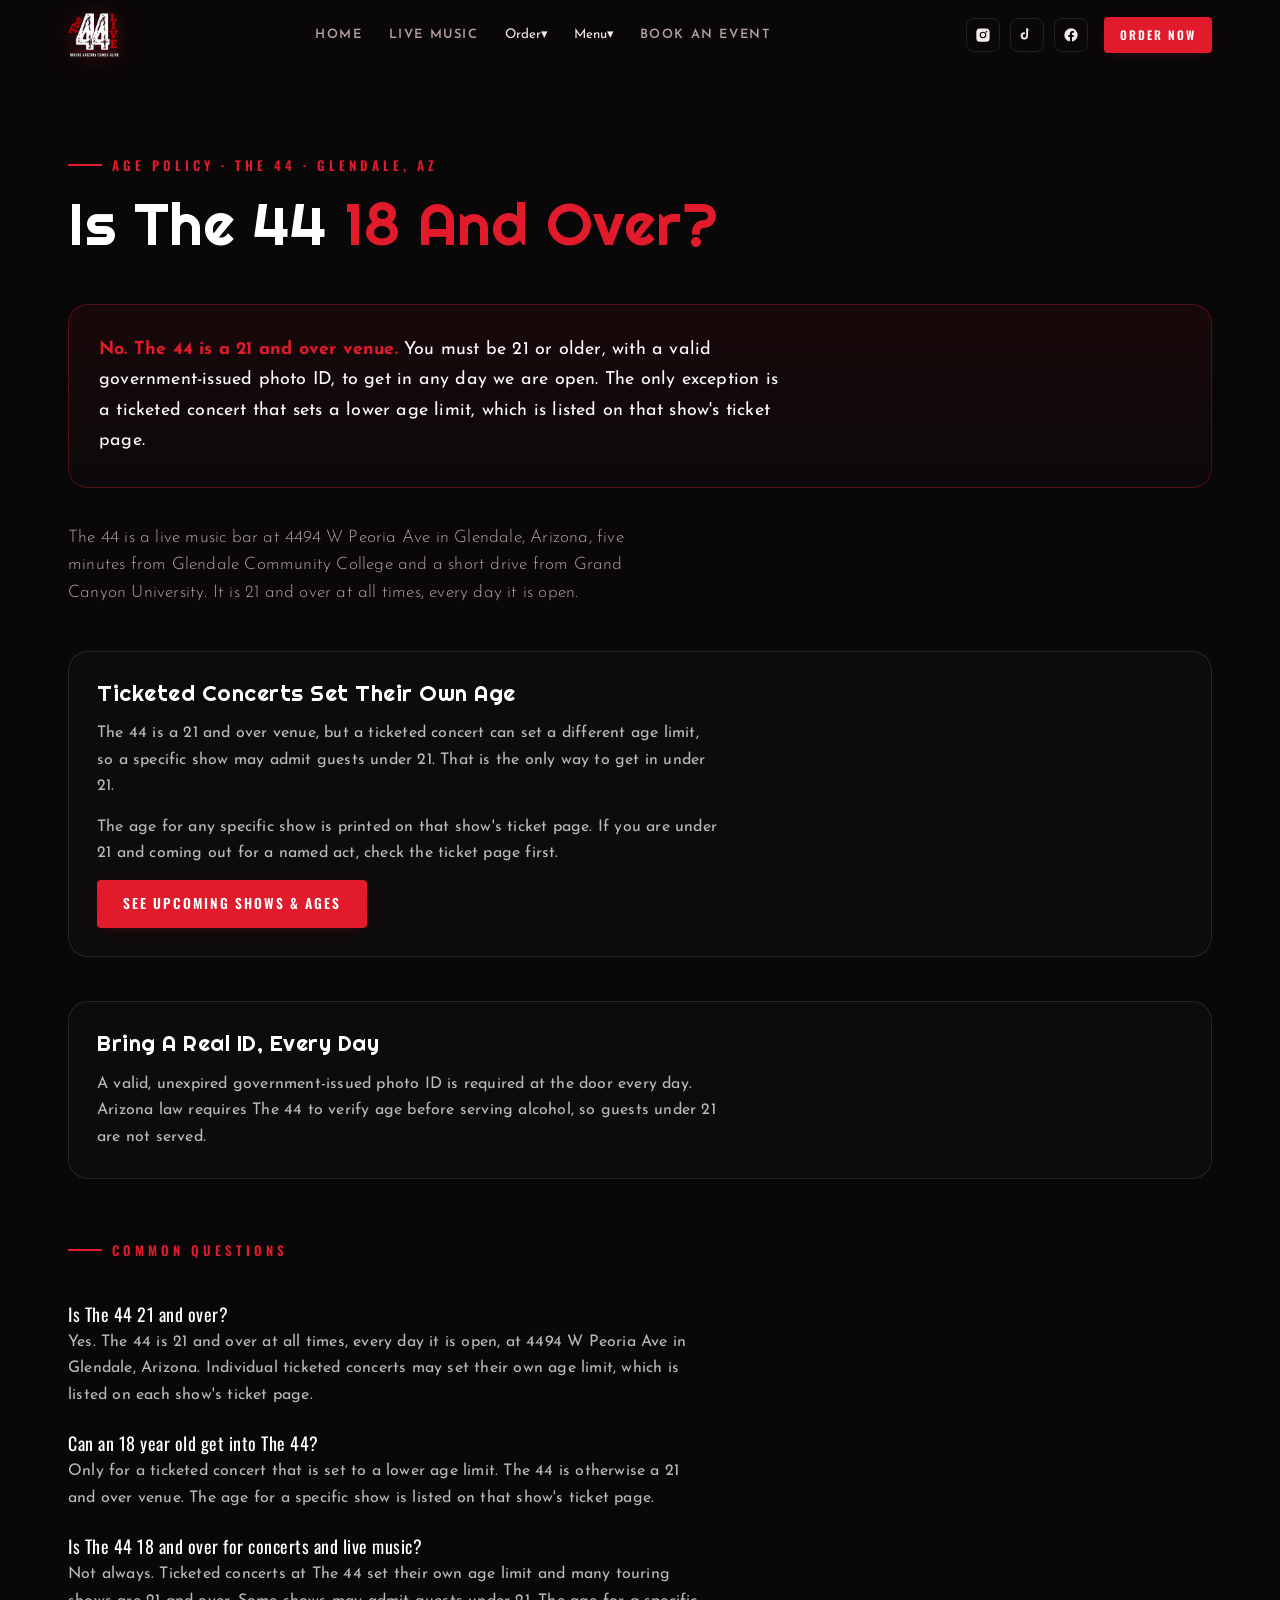
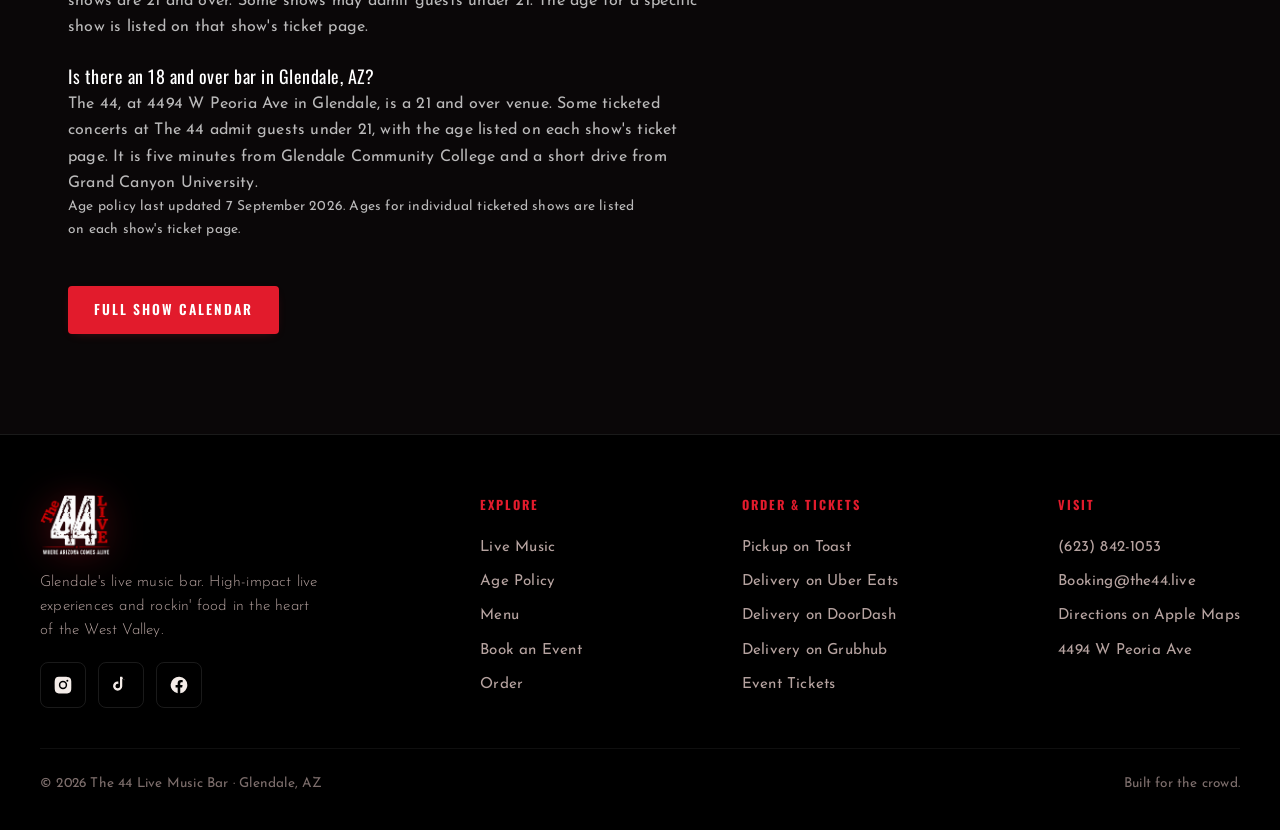
<file: 18-and-over.html>
<!DOCTYPE html>
<html lang="en">
<head>
<meta charset="UTF-8">
<meta name="viewport" content="width=device-width, initial-scale=1.0">
<title>Is The 44 18 and Over? The 44 Is 21 &amp; Over · Glendale AZ</title>
<meta name="description" content="Is The 44 18 and over? No. The 44 in Glendale, AZ is a 21 and over venue. You must be 21 or older with a valid photo ID to get in. Some ticketed concerts set their own age limit, listed on each show's ticket page.">
<link rel="canonical" href="https://the44.live/18-and-over.html">
<link rel="icon" href="assets/logo.png">
<meta property="og:title" content="Is The 44 18 and Over? · The 44">
<meta property="og:description" content="No. The 44 is a 21 and over venue. Some ticketed concerts set their own age limit, listed on each show's ticket page.">
<meta property="og:image" content="https://the44.live/assets/banner-poster.jpg">
<meta property="og:type" content="website">
<meta property="og:url" content="https://the44.live/18-and-over.html">
<meta property="og:site_name" content="The 44 Live Music Bar">
<meta name="twitter:card" content="summary_large_image">
<meta name="twitter:title" content="Is The 44 18 and Over? · The 44">
<meta name="twitter:description" content="No. The 44 is a 21 and over venue. Some ticketed concerts set their own age limit, listed on each show's ticket page.">
<meta name="twitter:image" content="https://the44.live/assets/banner-poster.jpg">
<meta name="theme-color" content="#000000">
<link rel="preconnect" href="https://fonts.googleapis.com">
<link rel="preconnect" href="https://fonts.gstatic.com" crossorigin>
<link href="https://fonts.googleapis.com/css2?family=Righteous&family=Josefin+Sans:wght@300;400;500;600;700&family=Oswald:wght@500;600;700&display=swap" rel="stylesheet">
<link rel="stylesheet" href="styles.css?v=8">
<style>
.ag-block{max-width:820px}
/* The direct answer. Kept first in the DOM, above every other block, short
   enough to lift whole. Everything below it is the same answer expanded. */
.ag-answer{border:1px solid rgba(226,27,44,.32);border-radius:20px;padding:30px;
  background:linear-gradient(180deg,rgba(226,27,44,.07),rgba(255,255,255,.01));margin-top:8px}
.ag-answer p{color:#fff;font-size:1.12rem;line-height:1.7;margin:0;max-width:62ch}
.ag-answer p strong{color:#E21B2C}
.ag-note{border:1px solid rgba(255,255,255,.10);border-radius:20px;padding:28px;background:rgba(255,255,255,.02);margin-top:44px}
.ag-note h3{font-family:'Righteous',cursive;font-size:1.4rem;color:#fff;margin:0 0 14px;line-height:1.2}
.ag-note p{color:rgba(255,255,255,.72);line-height:1.65;margin:0 0 14px;max-width:62ch}
.ag-note p:last-child{margin-bottom:0}
.ag-faq{max-width:820px;margin-top:56px}
.ag-faq h3{font-family:'Oswald',sans-serif;font-size:1.12rem;margin:26px 0 6px;color:#fff}
.ag-faq p{color:rgba(255,255,255,.72);line-height:1.65;margin:0;max-width:64ch}
.ag-updated{color:rgba(255,255,255,.42);font-size:.86rem;margin-top:40px}
</style>
<script type="application/ld+json">
{"@context":"https://schema.org","@graph":[
{"@type":"FAQPage","@id":"https://the44.live/18-and-over.html#faq","url":"https://the44.live/18-and-over.html","name":"Is The 44 18 and Over? Age Policy","inLanguage":"en-US","dateModified":"2026-09-07","about":{"@id":"https://the44.live/#bar"},"publisher":{"@id":"https://the44.live/#bar"},"mainEntity":[
{"@type":"Question","name":"Is The 44 18 and over?","acceptedAnswer":{"@type":"Answer","text":"No. The 44 is a 21 and over venue. You must be 21 or older, with a valid government-issued photo ID, to get in any day it is open. The only exception is a ticketed concert that sets a lower age limit, which is listed on that show's ticket page."}},
{"@type":"Question","name":"Is The 44 21 and over?","acceptedAnswer":{"@type":"Answer","text":"Yes. The 44 is 21 and over at all times, every day it is open, at 4494 W Peoria Ave in Glendale, Arizona. Individual ticketed concerts may set their own age limit, which is listed on each show's ticket page."}},
{"@type":"Question","name":"Can an 18 year old get into The 44?","acceptedAnswer":{"@type":"Answer","text":"Only for a ticketed concert that is set to a lower age limit. The 44 is otherwise a 21 and over venue. The age for a specific show is listed on that show's ticket page."}},
{"@type":"Question","name":"Is The 44 18 and over for concerts and live music?","acceptedAnswer":{"@type":"Answer","text":"Not always. Ticketed concerts at The 44 set their own age limit and many touring shows are 21 and over. Some shows may admit guests under 21. The age for a specific show is listed on that show's ticket page."}},
{"@type":"Question","name":"Do you need an ID to get into The 44?","acceptedAnswer":{"@type":"Answer","text":"Yes. A valid, unexpired government-issued photo ID is required at the door every day. Arizona law requires The 44 to verify age before serving alcohol, so guests under 21 are not served."}},
{"@type":"Question","name":"Is there an 18 and over bar in Glendale, AZ?","acceptedAnswer":{"@type":"Answer","text":"The 44, at 4494 W Peoria Ave in Glendale, is a 21 and over venue. Some ticketed concerts at The 44 admit guests under 21, with the age listed on each show's ticket page. It is five minutes from Glendale Community College and a short drive from Grand Canyon University."}}
]},
{"@type":"WebPage","@id":"https://the44.live/18-and-over.html#webpage","url":"https://the44.live/18-and-over.html","name":"Is The 44 18 and Over? Age Policy","description":"The age policy at The 44 Live Music Bar in Glendale, Arizona. The 44 is a 21 and over venue.","inLanguage":"en-US","dateModified":"2026-09-07","isPartOf":{"@type":"WebSite","@id":"https://the44.live/#website","url":"https://the44.live/","name":"The 44 Live Music Bar"},"about":{"@id":"https://the44.live/#bar"},"primaryImageOfPage":"https://the44.live/assets/banner-poster.jpg","breadcrumb":{"@type":"BreadcrumbList","itemListElement":[
{"@type":"ListItem","position":1,"name":"The 44","item":"https://the44.live/"},
{"@type":"ListItem","position":2,"name":"Age Policy","item":"https://the44.live/18-and-over.html"}]}}
]}
</script>
<!-- Google tag (gtag.js) -->
<script async src="https://www.googletagmanager.com/gtag/js?id=G-GHL2QDMFVK"></script>
<script>
  window.dataLayer = window.dataLayer || [];
  function gtag(){dataLayer.push(arguments);}
  gtag('js', new Date());
  gtag('config', 'G-GHL2QDMFVK');
</script>
</head>
<body>
<div class="grain"></div>
<div class="spotlight"></div>
<div id="nav-mount" data-nosnippet></div>

<main>
<section class="page-top">
  <div class="wrap" style="padding-top:0">

    <div class="sec-head reveal">
      <span class="eyebrow">Age Policy · The 44 · Glendale, AZ</span>
      <h1 class="sec-title">Is The 44 <em>18 And Over?</em></h1>
    </div>

    <!-- THE ANSWER. First real content in the DOM, short enough to lift whole. -->
    <div class="ag-answer reveal">
      <p><strong>No. The 44 is a 21 and over venue.</strong> You must be 21 or older, with a valid government-issued photo ID, to get in any day we are open. The only exception is a ticketed concert that sets a lower age limit, which is listed on that show's ticket page.</p>
    </div>

    <div class="ag-block reveal" style="margin-top:36px">
      <p class="sec-sub" style="text-align:left">The 44 is a live music bar at 4494 W Peoria Ave in Glendale, Arizona, five minutes from Glendale Community College and a short drive from Grand Canyon University. It is 21 and over at all times, every day it is open.</p>
    </div>

    <div class="ag-note reveal">
      <h3>Ticketed Concerts Set Their Own Age</h3>
      <p>The 44 is a 21 and over venue, but a ticketed concert can set a different age limit, so a specific show may admit guests under 21. That is the only way to get in under 21.</p>
      <p>The age for any specific show is printed on that show's ticket page. If you are under 21 and coming out for a named act, check the ticket page first.</p>
      <a class="btn btn-primary" href="https://posh.vip/g/the44" target="_blank" rel="noopener">See Upcoming Shows &amp; Ages</a>
    </div>

    <div class="ag-note reveal">
      <h3>Bring A Real ID, Every Day</h3>
      <p>A valid, unexpired government-issued photo ID is required at the door every day. Arizona law requires The 44 to verify age before serving alcohol, so guests under 21 are not served.</p>
    </div>

    <div class="ag-faq reveal">
      <span class="eyebrow">Common Questions</span>

      <h3>Is The 44 21 and over?</h3>
      <p>Yes. The 44 is 21 and over at all times, every day it is open, at 4494 W Peoria Ave in Glendale, Arizona. Individual ticketed concerts may set their own age limit, which is listed on each show's ticket page.</p>

      <h3>Can an 18 year old get into The 44?</h3>
      <p>Only for a ticketed concert that is set to a lower age limit. The 44 is otherwise a 21 and over venue. The age for a specific show is listed on that show's ticket page.</p>

      <h3>Is The 44 18 and over for concerts and live music?</h3>
      <p>Not always. Ticketed concerts at The 44 set their own age limit and many touring shows are 21 and over. Some shows may admit guests under 21. The age for a specific show is listed on that show's ticket page.</p>

      <h3>Is there an 18 and over bar in Glendale, AZ?</h3>
      <p>The 44, at 4494 W Peoria Ave in Glendale, is a 21 and over venue. Some ticketed concerts at The 44 admit guests under 21, with the age listed on each show's ticket page. It is five minutes from Glendale Community College and a short drive from Grand Canyon University.</p>

      <p class="ag-updated">Age policy last updated 7 September 2026. Ages for individual ticketed shows are listed on each show's ticket page.</p>
    </div>

    <div class="reveal" style="margin-top:44px;display:flex;gap:14px;flex-wrap:wrap">
      <a href="events.html" class="btn btn-primary">Full Show Calendar</a>
    </div>

  </div>
</section>
</main>

<div id="footer-mount"></div>
<script src="app.js?v=8"></script>
</body>
</html>
</file>
<file: styles.css>
/* ============================================================
   THE 44 — LIVE MUSIC BAR  ·  shared styles
   Brand bible: crimson #A52A2A · jet black · white
   Display: Righteous · Body: Josefin Sans · Accent: Oswald
   ============================================================ */
:root{
  --black:#000;
  --ink:#0a0708;
  --ink-2:#141011;
  --ink-3:#1d1718;
  --crimson:#A52A2A;
  --crimson-bright:#E21B2C;
  --crimson-deep:#860F0F;
  --glow:#ff2536;
  --white:#fff;
  --bone:#f4ece8;
  --muted:#b6a3a0;
  --muted-2:#7d6e6c;
  --line:rgba(255,255,255,.10);
  --line-2:rgba(255,255,255,.06);
  --maxw:1200px;
  --ease:cubic-bezier(.16,1,.3,1);
  /* tempo (house clock: a record under stage lights) */
  --bpm:100;
  --beat:calc(60s / var(--bpm));
  /* LED / marquee */
  --led-on:#E21B2C;
  --led-dim:#5c0a10;
  --led-glass:rgba(18,8,9,.55);
  --led-grid:7px;
  --glass-stroke:rgba(255,255,255,.22);
  /* order platforms (accent only) */
  --toast:#ff4c00;
  --toast-deep:#c93c00;
  --toast-glow:rgba(255,76,0,.45);
  --uber:#06c167;
  --doordash:#eb1700;
  --doordash-glow:rgba(235,23,0,.45);
  --grubhub:#ff8000;
  --grubhub-glow:rgba(255,128,0,.45);
  --uber-deep:#04241a;
  --uber-ink:#04241a;
  --uber-glow:rgba(6,193,103,.45);
  /* official button radius */
  --btn-r:4px;
}
*{margin:0;padding:0;box-sizing:border-box}
html{scroll-behavior:smooth;-webkit-text-size-adjust:100%}
body{background:var(--ink);color:var(--bone);font-family:'Josefin Sans',sans-serif;line-height:1.6;overflow-x:hidden;letter-spacing:.2px}
::selection{background:var(--crimson-bright);color:#fff}
a{color:inherit;text-decoration:none}
img{display:block;max-width:100%}
button{font-family:inherit;cursor:pointer;border:none;background:none;color:inherit}
h1,h2,h3,.display{font-family:'Righteous',cursive;font-weight:400;letter-spacing:.5px;line-height:1.02}

/* film-grain overlay removed (went pixelated/boxy over the bright neon) */
.grain{display:none}
.spotlight{position:fixed;width:640px;height:640px;left:0;top:0;border-radius:50%;pointer-events:none;z-index:1;
  background:radial-gradient(circle,rgba(226,27,44,.16),transparent 60%);transform:translate(-50%,-50%);
  transition:opacity .5s;opacity:0;will-change:transform;mix-blend-mode:screen}
@media(pointer:fine){.spotlight.on{opacity:1}}

/* ---------- nav (injected by app.js) ---------- */
header.site{position:fixed;top:0;left:0;right:0;z-index:1000;transition:.4s var(--ease);border-bottom:1px solid transparent}
header.site.scrolled{background:rgba(8,5,6,.85);backdrop-filter:blur(14px);border-bottom-color:var(--line)}
.nav{max-width:var(--maxw);margin:0 auto;display:flex;align-items:center;justify-content:space-between;padding:13px 28px;gap:18px}
.brand{display:flex;align-items:center;gap:12px;flex-shrink:0}
.brand img{height:44px;width:auto;filter:drop-shadow(0 2px 10px rgba(226,27,44,.35))}
.nav-links{display:flex;gap:26px;align-items:center}
.nav-links a{font-size:.8rem;letter-spacing:1.6px;text-transform:uppercase;font-weight:600;color:var(--muted);position:relative;padding:6px 0;transition:.25s}
.nav-links a::after{content:"";position:absolute;left:0;bottom:0;height:2px;width:0;background:var(--crimson-bright);transition:.3s var(--ease)}
.nav-links a:hover,.nav-links a.active{color:#fff}
.nav-links a:hover::after,.nav-links a.active::after{width:100%}
.nav-right{display:flex;align-items:center;gap:16px}
.nav-social{display:flex;gap:10px}
.nav-social a{width:34px;height:34px;border-radius:8px;border:1px solid var(--line);display:flex;align-items:center;justify-content:center;transition:.3s}
.nav-social a:hover{background:var(--crimson-bright);border-color:var(--crimson-bright);transform:translateY(-2px)}
.nav-social a svg{width:16px;height:16px;fill:var(--bone);transition:.3s}
.nav-social a:hover svg{fill:#fff}

.btn{display:inline-flex;align-items:center;justify-content:center;gap:10px;font-family:'Oswald',sans-serif;font-weight:600;
  letter-spacing:2px;text-transform:uppercase;font-size:.85rem;padding:13px 26px;border-radius:var(--btn-r);transition:.3s var(--ease);
  position:relative;overflow:hidden;white-space:nowrap;cursor:pointer}
/* shared diagonal sheen sweep on hover (GPU transform) */
.btn::after{content:"";position:absolute;top:0;left:-120%;width:60%;height:100%;pointer-events:none;
  background:linear-gradient(105deg,transparent,rgba(255,255,255,.35),transparent);transform:skewX(-18deg);transition:left .6s var(--ease)}
.btn:hover::after{left:140%}
/* keyboard focus ring (a11y) */
.btn:focus-visible{outline:none;box-shadow:0 0 0 3px rgba(226,27,44,.45)}
/* press */
.btn:active{transform:translateY(0) scale(.98)}
.btn-icon svg{width:18px;height:18px}
.btn-primary{background:var(--crimson-bright);color:#fff;box-shadow:0 3px 12px -6px rgba(226,27,44,.45)}
.btn-primary:hover{background:#fff;color:#000;transform:translateY(-2px);box-shadow:0 6px 18px -10px rgba(226,27,44,.4)}
.btn-ghost{background:transparent;color:#fff;border:1.5px solid rgba(255,255,255,.24)}
.btn-ghost:hover{border-color:#fff;background:#fff;color:#000;transform:translateY(-2px)}
.btn-block{width:100%}
.btn.is-disabled,a.is-disabled{opacity:.55;cursor:not-allowed;pointer-events:none}
.evt:focus-visible{outline:2px solid var(--crimson-bright);outline-offset:3px}
.success-fallback{margin-top:10px;font-size:.85rem;color:var(--muted-2)}
.success-fallback a{color:var(--crimson-bright);font-weight:600}
.btn-sm{padding:9px 16px;font-size:.74rem}

.hamburger{display:none;flex-direction:column;gap:5px;padding:8px;z-index:1100}
.hamburger span{width:26px;height:2px;background:#fff;transition:.3s}
.mobile-menu{position:fixed;inset:0;background:rgba(6,4,5,.98);backdrop-filter:blur(8px);z-index:1050;display:flex;flex-direction:column;
  align-items:center;justify-content:flex-start;gap:18px;padding:96px 24px 48px;overflow-y:auto;-webkit-overflow-scrolling:touch;opacity:0;pointer-events:none;transition:opacity .4s}
.mobile-menu.open{opacity:1;pointer-events:auto}
.mobile-menu a{font-family:'Righteous';font-size:1.45rem;color:#fff;letter-spacing:1px;text-align:center}
.mobile-menu a.is-disabled{opacity:.5;cursor:not-allowed}
.mobile-menu .mm-social{display:flex;gap:18px;margin-top:6px}
.mobile-menu .mm-social a svg{width:26px;height:26px;fill:var(--crimson-bright)}

/* ---------- layout ---------- */
section{position:relative}
.wrap{max-width:var(--maxw);margin:0 auto;padding:100px 28px}
.page-top{padding-top:150px}
.eyebrow{display:inline-flex;align-items:center;gap:10px;font-family:'Oswald';font-weight:600;font-size:.82rem;letter-spacing:4px;
  text-transform:uppercase;color:var(--crimson-bright);margin-bottom:18px}
.eyebrow::before{content:"";width:34px;height:2px;background:var(--crimson-bright)}
.sec-title{font-size:clamp(2.1rem,5.5vw,3.7rem);color:#fff;margin-bottom:16px}
.sec-title em{font-style:normal;color:var(--crimson-bright)}
.sec-sub{color:var(--muted);font-size:1.08rem;max-width:600px;font-weight:300}
.sec-head{margin-bottom:50px}
.center{text-align:center}
.center .sec-sub{margin-inline:auto}

.reveal{opacity:0;transform:translateY(34px);transition:.9s var(--ease)}
.reveal.in{opacity:1;transform:none}
.reveal.d1{transition-delay:.08s}.reveal.d2{transition-delay:.16s}.reveal.d3{transition-delay:.24s}.reveal.d4{transition-delay:.32s}

/* ---------- hero ---------- */
.hero{position:relative;min-height:100svh;display:flex;flex-direction:column;align-items:center;justify-content:center;text-align:center;padding:120px 22px 60px;overflow:hidden}
.hero-bg{position:absolute;inset:0;z-index:0;background:
  radial-gradient(120% 80% at 50% 0%,rgba(134,15,15,.35),transparent 55%),
  radial-gradient(100% 60% at 50% 110%,rgba(226,27,44,.18),transparent 60%),var(--black)}
.hero-video{position:absolute;top:0;left:0;right:0;bottom:0;width:100%;height:100%;min-width:100%;min-height:100%;object-fit:cover;opacity:.5;filter:saturate(.85) contrast(1.05)}
.beam{position:absolute;top:-30%;left:50%;width:140px;height:160%;
  background:linear-gradient(to bottom,rgba(226,27,44,.55),rgba(226,27,44,0) 70%);filter:blur(36px);
  transform-origin:top center;mix-blend-mode:screen;opacity:.7}
.beam.b1{transform:translateX(-50%) rotate(-22deg);animation:sway1 7s ease-in-out infinite}
.beam.b2{transform:translateX(-50%);width:200px;animation:sway2 9s ease-in-out infinite;opacity:.5}
.beam.b3{transform:translateX(-50%) rotate(22deg);animation:sway3 8s ease-in-out infinite}
@keyframes sway1{0%,100%{transform:translateX(-50%) rotate(-26deg)}50%{transform:translateX(-50%) rotate(-14deg)}}
@keyframes sway2{0%,100%{transform:translateX(-50%) rotate(-6deg)}50%{transform:translateX(-50%) rotate(6deg)}}
@keyframes sway3{0%,100%{transform:translateX(-50%) rotate(14deg)}50%{transform:translateX(-50%) rotate(26deg)}}
.hero-vignette{position:absolute;inset:0;z-index:1;pointer-events:none;background:radial-gradient(120% 90% at 50% 35%,transparent 40%,rgba(0,0,0,.7) 100%)}
.hero-inner{position:relative;z-index:3;max-width:920px;display:flex;flex-direction:column;align-items:center}

/* the clickable logo (hero motion now lives in the particle canvas) */
.hero-logo-wrap{position:relative;margin-bottom:8px}
#heroLogoWrap.has-canvas .hero-logo{position:absolute;inset:0;width:100%;height:100%;opacity:0}
.hero-logo{width:min(440px,78vw);filter:drop-shadow(0 8px 30px rgba(226,27,44,.4));
  transform-origin:center bottom;will-change:transform,filter}
.hero-logo-wrap.struck .hero-logo{animation:strum .5s var(--ease)}
@keyframes strum{0%{transform:scale(1)}30%{transform:scale(1.16) rotate(-1.5deg)}60%{transform:scale(.97) rotate(1deg)}100%{transform:scale(1)}}
.logo-hint{position:absolute;left:50%;bottom:-26px;transform:translateX(-50%);font-family:'Oswald';font-size:.64rem;letter-spacing:2px;
  text-transform:uppercase;color:var(--muted-2);white-space:nowrap;opacity:.8;pointer-events:none}
.ripple{position:absolute;left:50%;top:50%;width:40px;height:40px;border-radius:50%;border:2px solid var(--crimson-bright);
  transform:translate(-50%,-50%);pointer-events:none;z-index:2;animation:ripple .9s var(--ease) forwards}
@keyframes ripple{0%{width:40px;height:40px;opacity:.8}100%{width:680px;height:680px;opacity:0}}
/* falling logo echoes spawned on click */
.echo{position:fixed;z-index:1200;pointer-events:none;width:120px;opacity:.9;filter:drop-shadow(0 6px 20px rgba(226,27,44,.6));
  animation:fall 1.5s cubic-bezier(.4,0,.5,1) forwards}
@keyframes fall{0%{opacity:.85;transform:translateY(0) scale(1) rotate(0)}100%{opacity:0;transform:translateY(95vh) scale(.4) rotate(12deg)}}

.hero-kicker{font-family:'Righteous';font-size:clamp(1.4rem,4.5vw,2.6rem);letter-spacing:.32em;text-transform:uppercase;color:#fff;text-indent:.32em;margin-top:14px;
  text-shadow:0 0 6px rgba(255,255,255,.22),0 0 18px rgba(255,255,255,.10)}
/* MUSIC = glowing red neon bar sign (real neon tube look) */
.hero-kicker b{position:relative;color:#ff2630;
  text-shadow:0 0 1px #ffdadd,0 0 4px #ff2a38,0 0 9px #ff1020,0 0 16px #e00d1a,0 0 27px #a30010}
/* soft blurred glow that bleeds deep red onto the background smoothly (no banding) */
.hero-kicker b::before{content:"";position:absolute;left:50%;top:50%;width:320%;height:400%;transform:translate(-50%,-50%);
  background:radial-gradient(60% 55% at 50% 50%,rgba(255,16,32,.55),rgba(190,12,22,.26) 42%,transparent 72%);
  filter:blur(30px);z-index:-1;pointer-events:none}
.flicker{animation:neonBuzz 5.5s infinite}
@keyframes neonBuzz{0%,28%,30%,61%,63%,90%,100%{opacity:1}29%{opacity:.5}62%{opacity:.4}91%,93%{opacity:.72}}
.hero-h1{font-family:'Righteous',cursive;font-size:clamp(1.45rem,3.2vw,2.2rem);color:#fff;letter-spacing:.5px;margin:24px auto 0;line-height:1.15}
.hero-tag{font-size:clamp(1rem,2.2vw,1.32rem);color:var(--muted);max-width:620px;margin:22px auto 6px;font-weight:300}
.hero-chips{display:flex;flex-wrap:wrap;gap:10px;justify-content:center;margin:22px 0 30px}
.chip{display:inline-flex;align-items:center;gap:8px;font-size:.78rem;letter-spacing:1.5px;text-transform:uppercase;font-weight:600;
  padding:9px 16px;border:1px solid var(--line);border-radius:100px;color:var(--bone);background:rgba(255,255,255,.03)}
.chip svg{width:14px;height:14px;fill:var(--crimson-bright)}
.live-pill{display:inline-flex;align-items:center;gap:8px;font-size:.78rem;letter-spacing:1.5px;text-transform:uppercase;font-weight:700;
  padding:9px 16px;border:1px solid rgba(61,220,109,.35);border-radius:100px;color:var(--bone);background:rgba(61,220,109,.06)}
.live-pill .dot{width:9px;height:9px;border-radius:50%;background:#3ddc6d;box-shadow:0 0 0 0 rgba(61,220,109,.6);animation:pulse 2s infinite}
.live-pill.closed{border-color:var(--line);background:rgba(255,255,255,.03)}
.live-pill.closed .dot{background:var(--muted-2);animation:none;box-shadow:none}
@keyframes pulse{0%{box-shadow:0 0 0 0 rgba(61,220,109,.6)}70%{box-shadow:0 0 0 10px rgba(61,220,109,0)}100%{box-shadow:0 0 0 0 rgba(61,220,109,0)}}
.hero-actions{display:flex;gap:16px;flex-wrap:wrap;justify-content:center}
.scroll-cue{position:relative;margin-top:42px;z-index:3;display:flex;flex-direction:column;align-items:center;gap:8px;
  font-size:.66rem;letter-spacing:2px;text-transform:uppercase;color:var(--muted-2)}
.eq{display:flex;align-items:flex-end;gap:3px;height:46px}
.eq span{width:4px;border-radius:2px;background:linear-gradient(to top,#4a0808 0%,#860F0F 24%,#E21B2C 64%,#ff3b45 100%);animation:eq .9s ease-in-out infinite}
@keyframes eq{0%,100%{height:10%}50%{height:100%}}

/* ---------- marquee ---------- */
.marquee{background:var(--crimson-bright);color:#fff;padding:13px 0;overflow:hidden;white-space:nowrap;border-top:2px solid #000;border-bottom:2px solid #000;position:relative;z-index:4}
.marquee.alt{background:#000;color:#fff;border-top:1px solid var(--line);border-bottom:1px solid var(--line)}
.marquee-track{display:inline-flex;animation:scrollx 30s linear infinite;will-change:transform}
.marquee.alt .marquee-track{animation-duration:38s;animation-direction:reverse}
.marquee:hover .marquee-track{animation-play-state:paused}
.marquee-track span{font-family:'Righteous';font-size:1.05rem;letter-spacing:2px;text-transform:uppercase;padding:0 26px;display:inline-flex;align-items:center;gap:26px}
.marquee-track span::after{content:"\2736";color:rgba(255,255,255,.55);font-size:.8rem}
.marquee.alt .marquee-track span::after{color:var(--crimson-bright)}
@keyframes scrollx{from{transform:translateX(0)}to{transform:translateX(-50%)}}

/* ---------- events / calendar ---------- */
.events-list{display:flex;flex-direction:column;gap:0;position:relative}
.events-list::before{content:"";position:absolute;top:0;left:50%;transform:translateX(-50%);width:100vw;height:1px;background:var(--line);pointer-events:none}
.month-label{font-family:'Righteous';font-size:1.5rem;color:#fff;margin:38px 0 14px;display:flex;align-items:center;gap:14px}
.month-label::after{content:"";flex:1;height:1px;background:var(--line)}
.erow{display:grid;grid-template-columns:96px 1fr auto;gap:22px;align-items:center;padding:20px 12px;
  transition:.3s var(--ease);position:relative}
.erow::after{content:"";position:absolute;left:50%;bottom:0;transform:translateX(-50%);width:100vw;height:1px;background:var(--line-2);pointer-events:none}
.erow::before{content:"";position:absolute;left:0;top:0;bottom:0;width:3px;background:var(--crimson-bright);transform:scaleY(0);transform-origin:center;transition:.3s}
.erow:hover{background:rgba(226,27,44,.06);padding-left:20px}
.erow:hover::before{transform:scaleY(1)}
.edate{text-align:center;border-right:1px solid var(--line);padding-right:16px}
.edate .dow{font-family:'Oswald';font-size:.72rem;letter-spacing:2px;text-transform:uppercase;color:var(--crimson-bright)}
.edate .dnum{font-family:'Righteous';font-size:2rem;color:#fff;line-height:1}
.edate .mon{font-family:'Oswald';font-size:.7rem;letter-spacing:2px;text-transform:uppercase;color:var(--muted)}
.einfo .ehead{font-family:'Righteous';font-size:1.18rem;color:#fff;margin-bottom:3px;line-height:1.15}
.einfo .esupport{color:var(--muted);font-size:.92rem;font-weight:300}
.einfo .etime{display:inline-flex;align-items:center;gap:7px;margin-top:8px;font-family:'Oswald';font-size:.76rem;letter-spacing:1px;color:var(--bone)}
.einfo .etime svg{width:13px;height:13px;fill:var(--crimson-bright)}
.etag{display:inline-block;margin-left:10px;font-family:'Oswald';font-size:.6rem;letter-spacing:1.5px;text-transform:uppercase;
  color:var(--crimson-bright);border:1px solid rgba(226,27,44,.4);border-radius:100px;padding:2px 9px;vertical-align:middle}
.eticket{flex-shrink:0}
@media(max-width:680px){
  .erow{grid-template-columns:70px 1fr;gap:14px}
  .eticket{grid-column:1/-1;justify-self:start;margin-top:4px}
  .edate .dnum{font-size:1.6rem}
}

/* ---------- order ---------- */
#order{background:radial-gradient(90% 60% at 50% 0%,rgba(134,15,15,.22),transparent 60%),#0c0809}
.order-toggle{display:inline-flex;background:var(--ink-2);border:1px solid var(--line);border-radius:100px;padding:5px;margin:0 auto 38px;position:relative}
.order-toggle button{font-family:'Oswald';font-weight:600;letter-spacing:1.5px;text-transform:uppercase;font-size:.82rem;padding:12px 26px;border-radius:100px;color:var(--muted);transition:.3s;z-index:1;display:flex;align-items:center;gap:9px}
.order-toggle button svg{width:16px;height:16px}
.order-toggle button.active{color:#fff}
.toggle-pill{position:absolute;top:5px;bottom:5px;left:5px;width:calc(50% - 5px);background:var(--crimson-bright);border-radius:100px;transition:.4s var(--ease);z-index:0;box-shadow:0 6px 20px -6px rgba(226,27,44,.7)}
.toggle-pill.right{transform:translateX(100%)}
.order-panels{position:relative;max-width:920px;margin:0 auto}
.order-panel{display:none;animation:fade .5s var(--ease)}
.order-panel.active{display:block}
@keyframes fade{from{opacity:0;transform:translateY(14px)}to{opacity:1;transform:none}}
.order-card{background:linear-gradient(150deg,var(--ink-3),var(--ink-2));border:1px solid var(--line);border-radius:10px;padding:44px;display:grid;grid-template-columns:1.2fr 1fr;gap:40px;align-items:center;overflow:hidden;position:relative}
.order-card::after{content:"";position:absolute;right:-80px;top:-80px;width:280px;height:280px;border-radius:50%;background:radial-gradient(circle,rgba(226,27,44,.22),transparent 70%)}
.brandtag{display:inline-flex;align-items:center;gap:10px;font-family:'Oswald';font-weight:700;letter-spacing:1px;font-size:.8rem;text-transform:uppercase;padding:7px 14px;border-radius:100px;margin-bottom:18px}
.brandtag.toast{background:#ff4c00;color:#fff}
.brandtag.uber{background:#06c167;color:#04241a}
.order-card h3{font-size:2rem;color:#fff;margin-bottom:14px;position:relative;z-index:1}
.order-card p{color:var(--muted);margin-bottom:24px;font-weight:300;position:relative;z-index:1}
.order-feats{list-style:none;margin-bottom:28px;position:relative;z-index:1}
.order-feats li{display:flex;align-items:center;gap:12px;padding:7px 0;color:var(--bone);font-size:.98rem}
.order-feats li svg{width:18px;height:18px;fill:var(--crimson-bright);flex-shrink:0}
.order-visual{position:relative;z-index:1;text-align:center}
.order-visual .big{font-family:'Righteous';font-size:clamp(3rem,8vw,5rem);color:#fff;line-height:.9}
.order-visual .small{font-family:'Oswald';letter-spacing:3px;text-transform:uppercase;color:var(--crimson-bright);font-size:.9rem;margin-top:8px}
.order-visual .sub{color:var(--muted);font-size:.85rem;margin-top:14px}

/* ---------- FOOD card-deck portal ---------- */
#deck-intro{background:linear-gradient(180deg,var(--ink),#0c0809);min-height:100svh;display:flex;align-items:center;justify-content:center;padding-top:90px}
#deck-intro .sec-head{margin-bottom:0}
#deck-intro .sec-title{font-size:clamp(2.8rem,8vw,5.6rem)}
#deck-intro .sec-sub{font-size:clamp(1.1rem,2.1vw,1.45rem);max-width:720px}
#deck-intro .eyebrow{font-size:.9rem;letter-spacing:4px}
.deck-stage{position:relative;height:520vh;background:#0c0809}
.deck-pin{position:sticky;top:0;height:100svh;overflow:hidden;display:flex;align-items:center;justify-content:center}
.deck-head{position:absolute;top:2.5vh;left:50%;transform:translateX(-50%);text-align:center;z-index:600;width:90%;pointer-events:none}
.deck-head .eyebrow{justify-content:center;margin-bottom:6px}
.deck-head h2{font-size:clamp(1.5rem,4vw,2.3rem);color:#fff;margin:0}
.deck-head h2 em{font-style:normal;color:var(--crimson-bright)}
.deck-head p{color:var(--muted);font-weight:300;margin-top:4px;font-size:.9rem}
.deck-progress{position:absolute;bottom:6vh;left:50%;transform:translateX(-50%);z-index:600;font-family:'Oswald';font-size:.7rem;letter-spacing:2px;text-transform:uppercase;color:var(--muted-2);display:flex;align-items:center;gap:10px;pointer-events:none}
.deck-progress .bar{width:120px;height:3px;background:var(--line);border-radius:3px;overflow:hidden}
.deck-progress .bar i{display:block;height:100%;width:0;background:var(--crimson-bright)}
.dcard{position:absolute;width:min(300px,76vw);background:linear-gradient(160deg,var(--ink-3),#0e0a0b);border:1px solid var(--line);
  border-radius:16px;overflow:hidden;box-shadow:0 30px 70px -30px rgba(0,0,0,.9);will-change:transform;transform-origin:center;
  backface-visibility:hidden;height:344px;display:flex;flex-direction:column}
.dcard .plate{position:relative;height:200px;flex-shrink:0;display:flex;align-items:center;justify-content:center;overflow:hidden;
  background:radial-gradient(70% 90% at 50% 25%,rgba(226,27,44,.35),transparent 70%),#0a0708}
.dcard .plate img{width:100%;height:100%;object-fit:cover}
.dcard .plate .emoji{font-size:4.4rem;filter:drop-shadow(0 10px 24px rgba(0,0,0,.6))}
.dcard .plate .ring{position:absolute;width:150px;height:150px;border-radius:50%;border:1px solid rgba(226,27,44,.4)}
.dcard .meta{padding:16px 22px 18px;flex:1;display:flex;flex-direction:column}
.dcard .meta .row{display:flex;justify-content:space-between;align-items:baseline;gap:12px}
.dcard h3{font-size:1.3rem;color:#fff}
.dcard .price{font-family:'Oswald';font-weight:700;color:var(--crimson-bright);font-size:1.05rem}
.dcard p{color:var(--muted);font-size:.9rem;font-weight:300;margin-top:8px;overflow:hidden;display:-webkit-box;-webkit-line-clamp:2;-webkit-box-orient:vertical}
.dcard .tagline{margin-top:auto;padding-top:12px;font-family:'Oswald';font-size:.66rem;letter-spacing:2px;text-transform:uppercase;color:var(--muted-2)}
.deck-fallback{display:none}
/* reduced-motion / no-JS: show as a simple grid */
.deck-grid{display:grid;grid-template-columns:repeat(auto-fit,minmax(240px,1fr));gap:18px}

/* ---------- book an event ---------- */
.events-types{display:grid;grid-template-columns:repeat(auto-fit,minmax(260px,1fr));gap:18px}
.evt{position:relative;background:var(--ink-2);border:1px solid var(--line);border-radius:8px;padding:32px 28px;transition:.4s var(--ease);overflow:hidden;display:flex;flex-direction:column;cursor:pointer}
.evt::before{content:"";position:absolute;left:0;top:0;bottom:0;width:4px;background:var(--crimson-bright);transform:scaleY(0);transform-origin:top;transition:.4s var(--ease)}
.evt:hover{transform:translateY(-6px);background:var(--ink-3);border-color:rgba(226,27,44,.4);box-shadow:0 26px 60px -24px rgba(0,0,0,.8)}
.evt:hover::before{transform:scaleY(1)}
.evt .icon{width:54px;height:54px;border-radius:8px;background:rgba(226,27,44,.12);display:flex;align-items:center;justify-content:center;margin-bottom:20px;transition:.4s}
.evt:hover .icon{background:var(--crimson-bright)}
.evt .icon svg{width:26px;height:26px;fill:var(--crimson-bright);transition:.4s}
.evt:hover .icon svg{fill:#fff}
.evt h3{font-size:1.45rem;color:#fff;margin-bottom:10px}
.evt p{color:var(--muted);font-size:.95rem;font-weight:300;flex:1;margin-bottom:20px}
.evt .route{font-family:'Oswald';font-size:.72rem;letter-spacing:1px;color:var(--muted-2);text-transform:uppercase;margin-bottom:16px;display:flex;align-items:center;gap:8px}
.evt .route b{color:var(--bone);font-weight:600;text-transform:none;letter-spacing:.3px}
.evt .req{font-family:'Oswald';font-weight:600;letter-spacing:2px;text-transform:uppercase;font-size:.8rem;color:var(--crimson-bright);display:flex;align-items:center;gap:10px;transition:.3s}
.evt .req svg{width:16px;height:16px;fill:currentColor;transition:.3s}
.evt:hover .req{color:#fff}.evt:hover .req svg{transform:translateX(5px)}
.book-note{margin-top:26px;text-align:center;color:var(--muted-2);font-size:.9rem}
.book-note a{color:var(--crimson-bright);font-weight:600}

/* ---------- follow strip ---------- */
#follow{background:linear-gradient(180deg,#0c0809,var(--ink))}
.follow-card{display:grid;grid-template-columns:1fr auto;gap:30px;align-items:center;background:linear-gradient(150deg,var(--ink-3),var(--ink-2));border:1px solid var(--line);border-radius:14px;padding:40px 44px;overflow:hidden;position:relative}
.follow-card::after{content:"";position:absolute;right:-60px;bottom:-60px;width:240px;height:240px;border-radius:50%;background:radial-gradient(circle,rgba(226,27,44,.25),transparent 70%)}
.follow-card h2{font-size:clamp(1.8rem,4vw,2.6rem);color:#fff;position:relative;z-index:1}
.follow-card h2 em{font-style:normal;color:var(--crimson-bright)}
.follow-card p{color:var(--muted);font-weight:300;margin-top:8px;position:relative;z-index:1}
.follow-btns{display:flex;gap:14px;position:relative;z-index:1;flex-wrap:wrap}
.sbtn{display:inline-flex;align-items:center;gap:10px;font-family:'Oswald';font-weight:600;letter-spacing:1.5px;text-transform:uppercase;font-size:.82rem;padding:13px 20px;border-radius:6px;transition:.3s var(--ease);color:#fff}
.sbtn svg{width:18px;height:18px;fill:#fff}
.sbtn.ig{background:linear-gradient(45deg,#f09433,#e6683c,#dc2743,#cc2366,#bc1888)}
.sbtn.tt{background:#000;border:1px solid var(--line)}
.sbtn.fb{background:#1877f2}
.sbtn:hover{transform:translateY(-3px);box-shadow:0 14px 30px -12px rgba(0,0,0,.7)}

/* ---------- visit ---------- */
#visit{background:#0c0809}
.visit-grid{display:grid;grid-template-columns:1fr 1fr;gap:0;border:1px solid var(--line);border-radius:10px;overflow:hidden}
.visit-info{padding:48px}
.visit-info .row{display:flex;gap:16px;padding:20px 0;border-bottom:1px solid var(--line-2)}
.visit-info .row:last-child{border-bottom:none}
.visit-info .row .ic{width:42px;height:42px;flex-shrink:0;border-radius:8px;background:rgba(226,27,44,.12);display:flex;align-items:center;justify-content:center}
.visit-info .row .ic svg{width:20px;height:20px;fill:var(--crimson-bright)}
.visit-info .row .lbl{font-family:'Oswald';letter-spacing:2px;text-transform:uppercase;font-size:.72rem;color:var(--muted-2)}
.visit-info .row .val{color:#fff;font-size:1.08rem;margin-top:2px}
.visit-info .row .val a:hover{color:var(--crimson-bright)}
.visit-info .row .val small{display:block;color:var(--muted);font-size:.85rem;font-weight:300;margin-top:2px}
.visit-map{min-height:440px;position:relative;overflow:hidden;background:#0a0708}
.map-streets{position:absolute;inset:0;opacity:.55;background:
  repeating-linear-gradient(0deg,transparent 0 39px,rgba(255,255,255,.045) 39px 40px),
  repeating-linear-gradient(90deg,transparent 0 39px,rgba(255,255,255,.045) 39px 40px)}
.map-streets::after{content:"";position:absolute;inset:0;background:
  linear-gradient(26deg,transparent 47.5%,rgba(226,27,44,.5) 48.6% 51.4%,transparent 52.5%),
  linear-gradient(116deg,transparent 48%,rgba(255,255,255,.09) 49.4% 50.6%,transparent 52%)}
.map-glow{position:absolute;top:40%;left:50%;transform:translate(-50%,-50%);width:380px;height:380px;border-radius:50%;background:radial-gradient(circle,rgba(226,27,44,.3),transparent 65%);pointer-events:none}
.map-ring{position:absolute;top:40%;left:50%;transform:translate(-50%,-50%);width:30px;height:30px;border-radius:50%;border:2px solid var(--crimson-bright);z-index:2;animation:ring 2.6s ease-out infinite}
@keyframes ring{0%{width:24px;height:24px;opacity:.75}100%{width:170px;height:170px;opacity:0}}
.map-pin{position:absolute;top:40%;left:50%;z-index:3;filter:drop-shadow(0 8px 14px rgba(0,0,0,.7));animation:pinbob 2.4s ease-in-out infinite}
.map-pin svg{width:54px;height:54px;fill:var(--crimson-bright)}
@keyframes pinbob{0%,100%{transform:translate(-50%,-100%)}50%{transform:translate(-50%,-118%)}}
.map-card{position:absolute;left:50%;bottom:24px;transform:translateX(-50%);z-index:4;width:min(90%,370px);background:rgba(10,7,8,.86);backdrop-filter:blur(10px);border:1px solid var(--line);border-radius:10px;padding:22px;text-align:center}
.mc-name{font-family:'Righteous';color:#fff;font-size:1.1rem;margin-bottom:4px}
.mc-addr{color:var(--muted);font-size:.9rem;margin-bottom:16px}
.socials{display:flex;gap:12px;margin-top:24px}
.socials a{width:46px;height:46px;border-radius:8px;border:1px solid var(--line);display:flex;align-items:center;justify-content:center;transition:.3s}
.socials a:hover{background:var(--crimson-bright);border-color:var(--crimson-bright);transform:translateY(-3px)}
.socials a svg{width:20px;height:20px;fill:var(--bone);transition:.3s}
.socials a:hover svg{fill:#fff}

/* ---------- footer (injected) ---------- */
footer.site{background:#000;border-top:1px solid var(--line);padding:60px 28px 36px}
.foot-inner{max-width:var(--maxw);margin:0 auto;display:flex;flex-wrap:wrap;justify-content:space-between;gap:40px}
.foot-brand img{height:60px;margin-bottom:16px;filter:drop-shadow(0 4px 18px rgba(226,27,44,.4))}
.foot-brand p{color:var(--muted);max-width:280px;font-weight:300;font-size:.95rem}
.foot-col h5{font-family:'Oswald';letter-spacing:2px;text-transform:uppercase;font-size:.78rem;color:var(--crimson-bright);margin-bottom:16px}
.foot-col a{display:block;color:var(--muted);padding:5px 0;transition:.25s;font-size:.95rem}
.foot-col a:hover{color:#fff;padding-left:6px}
.foot-bottom{max-width:var(--maxw);margin:40px auto 0;padding-top:24px;border-top:1px solid var(--line-2);display:flex;flex-wrap:wrap;justify-content:space-between;gap:14px;color:var(--muted-2);font-size:.85rem}

/* ---------- modal ---------- */
.modal-overlay{position:fixed;inset:0;background:rgba(3,2,2,.85);backdrop-filter:blur(8px);z-index:2000;display:flex;align-items:center;justify-content:center;padding:22px;opacity:0;pointer-events:none;transition:.35s}
.modal-overlay.open{opacity:1;pointer-events:auto}
.modal{background:linear-gradient(160deg,var(--ink-3),var(--ink-2));border:1px solid rgba(226,27,44,.35);border-radius:12px;max-width:540px;width:100%;max-height:92vh;overflow-y:auto;position:relative;transform:translateY(30px) scale(.97);transition:.45s var(--ease);box-shadow:0 40px 100px -30px rgba(0,0,0,.9)}
.modal-overlay.open .modal{transform:none}
.modal-top{padding:30px 34px 22px;border-bottom:1px solid var(--line)}
.modal-top .eyebrow{margin-bottom:10px}
.modal-top h3{font-size:1.8rem;color:#fff}
.modal-top .to{font-family:'Oswald';font-size:.8rem;letter-spacing:1px;color:var(--muted);margin-top:8px}
.modal-top .to b{color:var(--crimson-bright)}
.modal-close{position:absolute;top:20px;right:20px;width:38px;height:38px;border-radius:50%;border:1px solid var(--line);display:flex;align-items:center;justify-content:center;color:#fff;font-size:1.2rem;transition:.3s}
.modal-close:hover{background:var(--crimson-bright);border-color:var(--crimson-bright);transform:rotate(90deg)}
.modal-body{padding:28px 34px 34px}
.field{margin-bottom:18px}
.field label{display:block;font-family:'Oswald';font-size:.74rem;letter-spacing:1.5px;text-transform:uppercase;color:var(--muted);margin-bottom:8px}
.field input,.field select,.field textarea{width:100%;background:var(--black);border:1px solid var(--line);border-radius:6px;padding:13px 15px;color:#fff;font-family:'Josefin Sans';font-size:1rem;transition:.25s}
.field input:focus,.field select:focus,.field textarea:focus{outline:none;border-color:var(--crimson-bright);box-shadow:0 0 0 3px rgba(226,27,44,.15)}
.field textarea{resize:vertical;min-height:90px}
.field-row{display:grid;grid-template-columns:1fr 1fr;gap:14px}
.modal-success{display:none;text-align:center;padding:14px 0}
.modal-success.show{display:block;animation:fade .5s}
.modal-success .check{width:70px;height:70px;border-radius:50%;background:rgba(61,220,109,.15);display:flex;align-items:center;justify-content:center;margin:0 auto 20px}
.modal-success .check svg{width:34px;height:34px;fill:#3ddc6d}
.modal-success h4{font-family:'Righteous';font-size:1.5rem;color:#fff;margin-bottom:10px}
.modal-success p{color:var(--muted);font-weight:300}
.modal-success .em{color:var(--crimson-bright);font-weight:600}

/* ============================================================
   NEXT-GEN VISUAL SYSTEMS (a record under stage lights)
   ============================================================ */

/* ---------- beating dot-field (speaker cone) ---------- */
.dotfield{position:absolute;inset:0;z-index:0;width:100%;height:100%;opacity:.45;mix-blend-mode:screen;pointer-events:none}
/* sections hosting a .dotfield wrap their content above it */
.fx-host{position:relative}
.fx-host > .wrap,.fx-host .fx-content{position:relative;z-index:1}

/* ---------- rings-to-vinyl (the record drops onto the platter) ---------- */
#vinyl{background:linear-gradient(180deg,#0c0809,var(--ink))}
#vinyl .vinyl-stage{position:relative;height:240vh}
#vinyl .vinyl-pin{position:sticky;top:0;height:100svh;display:flex;align-items:center;justify-content:center;overflow:hidden}
#vinylCanvas{display:block;width:min(640px,86vw);height:auto;aspect-ratio:1/1}
@media(max-width:680px){#vinylCanvas{width:min(420px,90vw)}}

/* ---------- LED marquee buttons (the venue sign) ---------- */
.btn-led{position:relative;display:inline-flex;align-items:center;justify-content:center;gap:10px;isolation:isolate;
  font-family:'Oswald',sans-serif;font-weight:600;letter-spacing:2px;text-transform:uppercase;font-size:.85rem;
  padding:14px 26px;border-radius:var(--btn-r);color:#fff;white-space:nowrap;cursor:pointer;overflow:hidden;
  background:var(--led-glass);-webkit-backdrop-filter:blur(10px) saturate(1.1);backdrop-filter:blur(10px) saturate(1.1);
  border:1px solid var(--glass-stroke);text-shadow:0 0 8px rgba(226,27,44,.9);
  box-shadow:0 8px 30px -10px rgba(226,27,44,.55),inset 0 0 0 1px rgba(255,255,255,.04);transition:.3s var(--ease)}
/* dot-matrix pixel grid, pulsing to the house beat */
.btn-led::before{content:"";position:absolute;inset:0;z-index:-1;pointer-events:none;mix-blend-mode:screen;
  background-image:radial-gradient(circle,var(--led-on) 0 1.1px,transparent 1.6px);
  background-size:var(--led-grid) var(--led-grid);opacity:.18;
  animation:ledBreathe var(--beat) ease-in-out infinite}
@keyframes ledBreathe{0%,100%{opacity:.16}50%{opacity:.5}}
/* sweeping crimson glow (the frosted-card recolored) */
.btn-led::after{content:"";position:absolute;inset:-40%;z-index:-2;pointer-events:none;
  background:conic-gradient(from 0deg,transparent,rgba(226,27,44,.35),transparent 55%);opacity:.6;
  animation:ledSweep calc(var(--beat) * 6) linear infinite}
@keyframes ledSweep{to{transform:rotate(360deg)}}
.btn-led .led-logo{width:18px;height:18px;flex-shrink:0;filter:drop-shadow(0 0 6px rgba(226,27,44,.8))}
.btn-led:hover{background:var(--led-on);border-color:rgba(255,255,255,.4);
  box-shadow:0 12px 40px -8px rgba(226,27,44,.85),inset 0 0 0 1px rgba(255,255,255,.08)}
.btn-led:hover::before{animation-duration:calc(var(--beat) / 2);opacity:.55}
.btn-led:focus-visible{outline:none;box-shadow:0 0 0 3px rgba(226,27,44,.6)}
.btn-led:active{transform:translateY(0) scale(.98)}
/* solid fallback where the glass blur is unsupported */
@supports not ((backdrop-filter:blur(10px)) or (-webkit-backdrop-filter:blur(10px))){
  .btn-led{background:rgba(20,12,13,.85)}
}

/* wide LED ticket banner */
.led-ticket{position:relative;display:flex;align-items:center;gap:18px;flex-wrap:wrap;justify-content:center;
  padding:20px 26px;border-radius:12px;overflow:hidden;isolation:isolate;
  background:var(--led-glass);-webkit-backdrop-filter:blur(12px) saturate(1.1);backdrop-filter:blur(12px) saturate(1.1);
  border:1px solid var(--glass-stroke);box-shadow:0 14px 50px -16px rgba(226,27,44,.5)}
.led-ticket::before{content:"";position:absolute;inset:0;z-index:-1;pointer-events:none;mix-blend-mode:screen;
  background-image:radial-gradient(circle,var(--led-on) 0 1.1px,transparent 1.6px);
  background-size:var(--led-grid) var(--led-grid);opacity:.16;animation:ledBreathe var(--beat) ease-in-out infinite}
.led-ticket .led-logo{width:34px;height:34px;flex-shrink:0;filter:drop-shadow(0 0 10px rgba(226,27,44,.8))}
.led-ticket .led-copy{font-family:'Oswald',sans-serif;font-weight:600;letter-spacing:2px;text-transform:uppercase;
  color:#fff;text-shadow:0 0 8px rgba(226,27,44,.7);font-size:.95rem}
@supports not ((backdrop-filter:blur(10px)) or (-webkit-backdrop-filter:blur(10px))){
  .led-ticket{background:rgba(20,12,13,.85)}
}

/* ---------- nav dropdowns (Order / Menu) ---------- */
.nav-dd{position:relative}
.nav-dd-menu{position:absolute;top:100%;left:50%;transform:translateX(-50%) translateY(8px);min-width:230px;
  background:rgba(10,7,8,.96);-webkit-backdrop-filter:blur(14px);backdrop-filter:blur(14px);
  border:1px solid rgba(226,27,44,.32);border-radius:10px;padding:8px;margin-top:10px;
  box-shadow:0 26px 60px -20px rgba(0,0,0,.85);opacity:0;visibility:hidden;pointer-events:none;
  transition:.28s var(--ease);z-index:1200}
.nav-dd-menu::before{content:"";position:absolute;top:-6px;left:50%;transform:translateX(-50%) rotate(45deg);
  width:12px;height:12px;background:rgba(10,7,8,.96);border-left:1px solid rgba(226,27,44,.32);border-top:1px solid rgba(226,27,44,.32)}
.nav-dd.open .nav-dd-menu,.nav-dd:focus-within .nav-dd-menu{
  opacity:1;visibility:visible;pointer-events:auto;transform:translateX(-50%) translateY(0)}
.dd-row{display:flex;align-items:center;gap:11px;padding:11px 14px;border-radius:7px;font-family:'Oswald',sans-serif;
  font-weight:600;letter-spacing:1px;text-transform:uppercase;font-size:.76rem;color:var(--muted);transition:.22s}
.dd-row:hover{color:#fff;background:rgba(226,27,44,.10)}
.dd-row .dd-dot{width:9px;height:9px;border-radius:50%;background:var(--crimson-bright);flex-shrink:0}
.dd-row.toast .dd-dot{background:var(--toast)}
.dd-row.uber .dd-dot{background:var(--uber)}
.dd-row.doordash .dd-dot{background:var(--doordash)}
.dd-row.grubhub .dd-dot{background:var(--grubhub)}
.dd-row.toast:hover{color:#fff;background:rgba(255,76,0,.14)}
.dd-row.uber:hover{color:#fff;background:rgba(6,193,103,.14)}
.dd-row.doordash:hover{color:#fff;background:rgba(235,23,0,.14)}
.dd-row.grubhub:hover{color:#fff;background:rgba(255,128,0,.14)}

/* ---------- platform buttons (Toast / Uber Eats) ---------- */
.btn-toast{background:transparent;color:#fff;border:1.5px solid var(--toast)}
.btn-toast:hover{background:var(--toast);color:#fff;transform:translateY(-2px);
  box-shadow:0 14px 40px -10px var(--toast-glow)}
.btn-doordash{background:transparent;color:#fff;border:1.5px solid var(--doordash)}
.btn-doordash:hover{background:var(--doordash);color:#fff;transform:translateY(-2px)}
.btn-grubhub{background:transparent;color:#fff;border:1.5px solid var(--grubhub)}
.btn-grubhub:hover{background:var(--grubhub);color:#141414;transform:translateY(-2px)}
.btn-uber{background:transparent;color:#fff;border:1.5px solid var(--uber)}
.btn-uber:hover{background:var(--uber);color:var(--uber-ink);transform:translateY(-2px);
  box-shadow:0 14px 40px -10px var(--uber-glow)}

/* order-card whole-card hover wash (platform identity) */
#panel-pickup .order-card:hover{border-color:rgba(255,76,0,.45)}
#panel-pickup .order-card:hover::after{background:radial-gradient(circle,rgba(255,76,0,.25),transparent 70%)}
#panel-delivery .order-card:hover{border-color:rgba(6,193,103,.45)}
#panel-delivery .order-card:hover::after{background:radial-gradient(circle,rgba(6,193,103,.25),transparent 70%)}

/* ---------- order duo (Toast + Uber Eats, both shown, official logos) ---------- */
.order-duo{display:grid;grid-template-columns:repeat(4,1fr);gap:18px;max-width:1280px;margin:0 auto;text-align:left}
@media(max-width:1150px){.order-duo{grid-template-columns:1fr 1fr;max-width:980px}}
.plat-card{position:relative;background:linear-gradient(160deg,var(--ink-3),var(--ink-2));border:1px solid var(--line);border-radius:14px;padding:30px 30px 32px;overflow:hidden;transition:.4s var(--ease);display:flex;flex-direction:column}
.plat-card::after{content:"";position:absolute;right:-70px;top:-70px;width:240px;height:240px;border-radius:50%;opacity:.55;transition:.4s;pointer-events:none}
.plat-card.toast{border-top:3px solid var(--toast)}
.plat-card.uber{border-top:3px solid var(--uber)}
.plat-card.doordash{border-top:3px solid var(--doordash)}
.plat-card.grubhub{border-top:3px solid var(--grubhub)}
.plat-card.toast::after{background:radial-gradient(circle,var(--toast-glow),transparent 70%)}
.plat-card.uber::after{background:radial-gradient(circle,var(--uber-glow),transparent 70%)}
.plat-card.doordash::after{background:radial-gradient(circle,var(--doordash-glow),transparent 70%)}
.plat-card.grubhub::after{background:radial-gradient(circle,var(--grubhub-glow),transparent 70%)}
.plat-card:hover{transform:translateY(-4px)}
.plat-card.toast:hover{border-color:rgba(255,76,0,.55);box-shadow:0 24px 50px -24px var(--toast-glow)}
.plat-card.uber:hover{border-color:rgba(6,193,103,.55);box-shadow:0 24px 50px -24px var(--uber-glow)}
.plat-card.doordash:hover{border-color:rgba(235,23,0,.55);box-shadow:0 24px 50px -24px var(--doordash-glow)}
.plat-card.grubhub:hover{border-color:rgba(255,128,0,.55);box-shadow:0 24px 50px -24px var(--grubhub-glow)}
.powered-by{display:flex;align-items:center;gap:9px;margin-bottom:16px;position:relative;z-index:1}
.powered-by .pb-label{font-family:'Oswald';font-size:.64rem;letter-spacing:2px;text-transform:uppercase;color:var(--muted-2)}
.powered-by .pb-logo{height:24px;width:auto;display:inline-block;border-radius:5px}
.powered-by .pb-uber{height:17px;border-radius:0}
.powered-by .pb-name{font-family:'Righteous';font-size:1.1rem;color:var(--toast);line-height:1}
.powered-by .pb-dd{color:var(--doordash)}
.powered-by .pb-gh{color:var(--grubhub)}
.plat-card h3{font-size:1.55rem;color:#fff;margin-bottom:11px;position:relative;z-index:1}
.plat-card>p{color:var(--muted);font-weight:300;margin-bottom:20px;position:relative;z-index:1}
.plat-feats{list-style:none;margin-bottom:24px;position:relative;z-index:1;flex:1}
.plat-feats li{display:flex;align-items:center;gap:11px;padding:6px 0;color:var(--bone);font-size:.95rem}
.plat-feats li svg{width:17px;height:17px;flex-shrink:0}
.plat-card.toast .plat-feats li svg{fill:var(--toast)}
.plat-card.uber .plat-feats li svg{fill:var(--uber)}
.plat-card.doordash .plat-feats li svg{fill:var(--doordash)}
.plat-card.grubhub .plat-feats li svg{fill:var(--grubhub)}
.plat-card .btn-block{margin-top:auto}
.plat-card .btn-toast{background:var(--toast);color:#fff;border-color:var(--toast)}
.plat-card .btn-toast:hover{background:var(--toast-deep);color:#fff;transform:translateY(-2px)}
.plat-card .btn-uber{background:var(--uber);color:var(--uber-ink);border-color:var(--uber)}
.plat-card .btn-uber:hover{background:#05a857;color:var(--uber-ink);transform:translateY(-2px)}
.plat-card .btn-doordash{background:var(--doordash);color:#fff;border-color:var(--doordash)}
.plat-card .btn-doordash:hover{background:#c91400;transform:translateY(-2px)}
.plat-card .btn-grubhub{background:var(--grubhub);color:#141414;border-color:var(--grubhub)}
.plat-card .btn-grubhub:hover{background:#e07000;color:#141414;transform:translateY(-2px)}
.plat-card .btn-block+.btn-block{margin-top:10px}
.powered-by .pb-trio{font-family:'Oswald';font-size:.82rem;letter-spacing:1px;color:var(--muted);text-transform:uppercase}
@media(max-width:760px){.order-duo{grid-template-columns:1fr}}

/* vinyl section inner + dot-field content layering */
.vinyl-inner{display:flex;flex-direction:column;align-items:center;gap:26px;text-align:center;padding:0 24px;max-width:640px;position:relative;z-index:1}
.vinyl-inner #vinylCanvas{width:min(440px,72vw)}
.vinyl-copy .led-ticket{margin-top:20px;display:inline-flex}
#order > .wrap,#follow > .wrap{position:relative;z-index:1}

/* ---------- full menu (by the act) ---------- */
#fullmenu{background:var(--ink)}
.menu-acts{column-count:2;column-gap:60px;margin-top:10px}
.act{break-inside:avoid;-webkit-column-break-inside:avoid;margin-bottom:34px;display:inline-block;width:100%}
.act-head{display:flex;align-items:baseline;gap:12px;margin-bottom:12px;padding-bottom:9px;border-bottom:2px solid var(--crimson)}
.act-head h3{font-family:'Righteous';font-size:1.4rem;color:#fff}
.act-head .act-sub{font-family:'Oswald';font-size:.7rem;letter-spacing:2px;text-transform:uppercase;color:var(--crimson-bright)}
.menu-list{list-style:none}
.menu-list li{display:flex;align-items:baseline;gap:8px;padding:6px 0}
.mi-name{color:var(--bone);font-size:.98rem}
.mi-name small{display:block;color:var(--muted-2);font-size:.76rem;font-weight:300;margin-top:1px}
.mi-dots{flex:1;border-bottom:1px dotted rgba(255,255,255,.18);min-width:18px;transform:translateY(-4px)}
.mi-price{font-family:'Oswald';color:var(--crimson-bright);font-weight:600;white-space:nowrap;font-size:.95rem}
@media(max-width:760px){.menu-acts{column-count:1}}
/* menu item -> photo hover preview */
.menu-list li.has-photo{cursor:pointer}
.menu-list li.has-photo:hover .mi-name{color:#fff}
.menu-list li.has-photo .mi-name::after{content:"";display:inline-block;width:5px;height:5px;border-radius:50%;background:var(--crimson-bright);margin-left:8px;vertical-align:middle;opacity:.5}
.menu-preview{position:fixed;left:0;top:0;z-index:3000;pointer-events:none;width:236px;height:200px;border-radius:12px;overflow:hidden;
  border:1px solid rgba(226,27,44,.5);box-shadow:0 22px 50px -16px rgba(0,0,0,.85);background:#0a0708;opacity:0;transition:opacity .18s;will-change:transform}
.menu-preview.show{opacity:1}
.menu-preview img{width:100%;height:100%;object-fit:cover;display:block}

/* ============ real photos as tinted section backdrops ============ */
/* All layered dark + crimson-tinted so text stays readable. Subtle mood only. */

/* EVENTS: red live-crowd behind the header, fading out over the calendar */
.events-hero{position:relative;overflow:hidden}
.events-hero::before{content:"";position:absolute;left:0;right:0;top:0;height:1150px;z-index:0;pointer-events:none;
  background:radial-gradient(120% 70% at 50% 0%,rgba(134,15,15,.32),transparent 62%),
    linear-gradient(180deg,rgba(58,6,9,.70),rgba(10,7,8,.92) 82%),
    url('assets/photos/guitar-jump.jpg') center 30%/cover;
  filter:saturate(1.15) contrast(1.05);
  -webkit-mask-image:linear-gradient(180deg,#000 0%,#000 58%,transparent 100%);
  mask-image:linear-gradient(180deg,#000 0%,#000 58%,transparent 100%)}
.events-hero > .wrap{position:relative;z-index:1}

/* HOME · What's On: warm stage guitarist behind the teaser */
#whatson{position:relative;overflow:hidden}
#whatson > .wrap{position:relative;z-index:1}
#whatson::before{content:"";position:absolute;inset:0;z-index:0;pointer-events:none;
  background:linear-gradient(180deg,rgba(10,7,8,.76),rgba(10,7,8,.90)),
    url('assets/photos/guitar-stage.jpg') center 22%/cover;
  filter:saturate(1.1) brightness(.95);opacity:.8;
  -webkit-mask-image:linear-gradient(180deg,transparent,#000 15%,#000 85%,transparent);
  mask-image:linear-gradient(180deg,transparent,#000 15%,#000 85%,transparent)}

/* HOME · Follow: red hands-up crowd as the full backdrop, glass card on top */
#follow{position:relative;overflow:hidden}
#follow .dotfield{display:none}
#follow::before{content:"";position:absolute;inset:0;z-index:0;pointer-events:none;
  background:linear-gradient(180deg,rgba(10,7,8,.50),rgba(10,7,8,.82) 90%),
    url('assets/photos/crowd-red.webp') center 28%/cover;
  filter:saturate(1.14) contrast(1.05)}
.follow-card{background:rgba(12,8,9,.56);-webkit-backdrop-filter:blur(10px);backdrop-filter:blur(10px);border-color:rgba(255,255,255,.16)}
.follow-card > div{position:relative;z-index:1}

/* HOME · Order: cheers/drinks photo instead of the dot field */
#order{overflow:hidden}
#order .dotfield{display:none}
#order::before{content:"";position:absolute;inset:0;z-index:0;pointer-events:none;
  background:radial-gradient(90% 60% at 50% 0%,rgba(134,15,15,.24),transparent 60%),
    linear-gradient(180deg,rgba(10,7,8,.82),rgba(10,7,8,.90)),
    url('assets/photos/cheers-bar.webp') center/cover;
  filter:saturate(1.1) contrast(1.02)}

/* BOOK: black-and-white cheers (re-tinted crimson) behind the header */
.book-top{position:relative;overflow:hidden}
.book-top > .wrap{position:relative;z-index:1}
.book-top::before{content:"";position:absolute;inset:0;z-index:0;pointer-events:none;
  background:linear-gradient(180deg,rgba(10,7,8,.70),rgba(10,7,8,.94)),
    url('assets/photos/cheers-bw.jpg') center 18%/cover;
  filter:sepia(1) saturate(4.2) hue-rotate(-42deg) brightness(.7) contrast(1.04);opacity:.6;
  -webkit-mask-image:linear-gradient(180deg,#000 0,#000 300px,transparent 600px);
  mask-image:linear-gradient(180deg,#000 0,#000 300px,transparent 600px)}

/* ============ readability + polish ============ */
/* kill the busy dot-matrix LED overlay (was hard to read / unprofessional) */
.btn-led::before,.btn-led::after,.led-ticket::before,#tonight::before{display:none}
/* clean, bold, readable ticket button */
.btn-led{background:linear-gradient(160deg,var(--crimson-bright),var(--crimson-deep));text-shadow:none;
  border:1px solid rgba(255,255,255,.16);font-weight:700;overflow:visible;
  box-shadow:0 10px 28px -10px rgba(226,27,44,.7),inset 0 1px 0 rgba(255,255,255,.14)}
.btn-led:hover{background:linear-gradient(160deg,#ff2f3d,var(--crimson));transform:translateY(-2px);
  box-shadow:0 16px 40px -10px rgba(226,27,44,.9)}
.btn-led .led-logo{filter:drop-shadow(0 1px 2px rgba(0,0,0,.45))}
/* clean led-ticket panel */
.led-ticket{background:linear-gradient(150deg,rgba(30,18,19,.92),rgba(13,8,9,.94));cursor:pointer;transition:.3s var(--ease)}
.led-ticket:hover{border-color:rgba(226,27,44,.6);transform:translateY(-2px)}
.led-ticket .led-copy{text-shadow:none}
/* clean, legible tonight bar */
#tonight{background:linear-gradient(160deg,rgba(28,16,17,.92),rgba(13,8,9,.93));
  border:1px solid rgba(226,27,44,.26);box-shadow:0 12px 40px -22px rgba(0,0,0,.8);gap:10px 16px;padding:15px 24px}
.tn-tag{font-family:'Oswald',sans-serif;font-weight:700;letter-spacing:1.5px;text-transform:uppercase;font-size:.68rem;
  padding:5px 12px;border-radius:100px;white-space:nowrap}
.tn-tag.tn-open{background:rgba(61,220,109,.15);color:#86eea7;border:1px solid rgba(61,220,109,.3)}
.tn-tag.tn-closed{background:rgba(255,255,255,.05);color:var(--muted);border:1px solid var(--line)}
.tn-line{color:#fff;font-size:1rem;font-weight:500;letter-spacing:.2px}
.tn-next{color:var(--muted);font-size:.92rem;font-weight:300}
@media(max-width:680px){#tonight{flex-direction:column;text-align:center;gap:9px}}
/* map ring: smooth, soothing ripple (was glitchy) */
.map-ring{width:160px;height:160px;margin:-80px 0 0 -80px;transform:scale(.18);opacity:0;
  animation:ringSoothe 3.8s cubic-bezier(.22,1,.36,1) infinite}
@keyframes ringSoothe{0%{transform:scale(.18);opacity:0}18%{opacity:.4}100%{transform:scale(1);opacity:0}}
.map-pin-link{cursor:pointer}
.map-pin-link:hover .map-pin svg{filter:drop-shadow(0 6px 16px rgba(226,27,44,.6))}
/* (chipping-paint specks overlay removed for a clean black background) */
/* Leaflet map: cinematic zoom from a Phoenix-wide view down to the bar */
#themap{position:absolute;inset:0;width:100%;height:100%;background:#0a0708;z-index:0}
.leaflet-container{background:#0a0708!important;font-family:inherit}
.visit-map::after{content:"";position:absolute;inset:0;pointer-events:none;z-index:1;
  background:radial-gradient(115% 90% at 50% 42%,transparent 45%,rgba(8,5,6,.62) 100%)}
.visit-map .map-card{z-index:5}
.bar-marker{position:relative}
.bar-marker .bm-pin{display:block;filter:drop-shadow(0 5px 8px rgba(0,0,0,.7))}
.bar-marker .bm-ping{position:absolute;left:15px;top:40px;width:14px;height:14px;border-radius:50%;transform:translate(-50%,-50%);
  background:rgba(226,27,44,.45);animation:bmping 2.4s ease-out infinite;z-index:-1}
@keyframes bmping{0%{box-shadow:0 0 0 0 rgba(226,27,44,.55)}70%{box-shadow:0 0 0 20px rgba(226,27,44,0)}100%{box-shadow:0 0 0 0 rgba(226,27,44,0)}}
/* ---------- game nights / leagues ---------- */
#games{background:linear-gradient(180deg,var(--ink),#0c0809)}
.games-grid{display:grid;grid-template-columns:repeat(3,1fr);gap:18px}
.game-card{position:relative;background:var(--ink-2);border:1px solid var(--line);border-radius:10px;padding:30px 28px;transition:.4s var(--ease);overflow:hidden}
.game-card::before{content:"";position:absolute;left:0;top:0;bottom:0;width:3px;background:var(--crimson-bright);transform:scaleY(0);transform-origin:top;transition:.4s var(--ease)}
.game-card:hover{transform:translateY(-5px);border-color:rgba(226,27,44,.4);background:var(--ink-3)}
.game-card:hover::before{transform:scaleY(1)}
.game-ic{width:52px;height:52px;border-radius:10px;background:rgba(226,27,44,.12);display:flex;align-items:center;justify-content:center;margin-bottom:18px;transition:.4s;color:var(--crimson-bright)}
.game-card:hover .game-ic{background:var(--crimson-bright);color:#fff}
.game-ic svg{width:26px;height:26px}
.game-card h3{font-size:1.4rem;color:#fff;margin-bottom:9px}
.game-card p{color:var(--muted);font-weight:300;font-size:.95rem;margin-bottom:16px}
.game-tag{font-family:'Oswald',sans-serif;font-size:.66rem;letter-spacing:1.5px;text-transform:uppercase;color:var(--muted-2)}
@media(max-width:760px){.games-grid{grid-template-columns:1fr}}
/* recoloring toggle pill driven by active platform */
.order-toggle[data-platform="toast"] .toggle-pill{background:var(--toast);box-shadow:0 6px 20px -6px var(--toast-glow)}
.order-toggle[data-platform="uber"] .toggle-pill{background:var(--uber);box-shadow:0 6px 20px -6px var(--uber-glow)}

/* ---------- TONIGHT LED bar ---------- */
#tonight{position:relative;display:flex;align-items:center;gap:14px;flex-wrap:wrap;justify-content:center;
  margin:6px auto 24px;max-width:760px;padding:14px 22px;border-radius:10px;overflow:hidden;isolation:isolate;
  background:var(--led-glass);-webkit-backdrop-filter:blur(11px) saturate(1.1);backdrop-filter:blur(11px) saturate(1.1);
  border:1px solid var(--glass-stroke);box-shadow:0 12px 40px -16px rgba(226,27,44,.5)}
#tonight::before{content:"";position:absolute;inset:0;z-index:-1;pointer-events:none;mix-blend-mode:screen;
  background-image:radial-gradient(circle,var(--led-on) 0 1.1px,transparent 1.6px);
  background-size:var(--led-grid) var(--led-grid);opacity:.16;animation:ledBreathe var(--beat) ease-in-out infinite}
#tonight .t-copy{font-family:'Oswald',sans-serif;font-weight:600;letter-spacing:1.5px;text-transform:uppercase;
  color:#fff;text-shadow:0 0 8px rgba(226,27,44,.6);font-size:.86rem}
#tonight .t-copy b{color:var(--crimson-bright)}
#tonight:empty{display:none}

/* ---------- upcoming show flyer carousel ---------- */
.flyer-carousel{position:relative;margin-top:16px}
.flyer-rail{display:flex;gap:16px;overflow-x:auto;scroll-snap-type:x mandatory;padding:6px 2px 18px;scrollbar-width:thin;-webkit-overflow-scrolling:touch}
.flyer-rail::-webkit-scrollbar{height:8px}
.flyer-rail::-webkit-scrollbar-thumb{background:rgba(255,255,255,.18);border-radius:4px}
.flyer-card{flex:0 0 auto;width:236px;scroll-snap-align:start;text-decoration:none;color:#fff;border-radius:14px;overflow:hidden;background:rgba(255,255,255,.03);border:1px solid rgba(255,255,255,.08);transition:transform .2s,border-color .2s}
.flyer-card:hover{transform:translateY(-4px);border-color:rgba(226,27,44,.55)}
.flyer-img{display:block;aspect-ratio:1/1;background:#111}
.flyer-img img{width:100%;height:100%;object-fit:cover;display:block}
.flyer-meta{display:block;padding:12px 14px}
.flyer-meta b{display:block;font-family:'Oswald',sans-serif;font-weight:600;font-size:.98rem;line-height:1.2;margin-bottom:5px;overflow:hidden;text-overflow:ellipsis;white-space:nowrap}
.flyer-meta span{color:rgba(255,255,255,.6);font-size:.82rem}
.flyer-nav{position:absolute;top:38%;transform:translateY(-50%);width:44px;height:44px;border-radius:50%;border:1px solid rgba(255,255,255,.18);background:rgba(13,8,9,.82);color:#fff;font-size:1.7rem;line-height:1;cursor:pointer;z-index:3;display:flex;align-items:center;justify-content:center;padding:0}
.flyer-nav:hover{background:var(--crimson-bright,#E21B2C);border-color:transparent}
.flyer-nav.prev{left:-6px}
.flyer-nav.next{right:-6px}
@media(max-width:680px){.flyer-card{width:180px}.flyer-nav{display:none}}
@supports not ((backdrop-filter:blur(10px)) or (-webkit-backdrop-filter:blur(10px))){
  #tonight{background:rgba(20,12,13,.85)}
}

/* ---------- tappable Posh chip ---------- */
.chip-link{cursor:pointer;transition:.25s}
.chip-link:hover{border-color:var(--crimson-bright);background:rgba(226,27,44,.10)}

/* ---------- dual map links ---------- */
.maplinks{display:inline-flex;gap:10px;flex-wrap:wrap;align-items:center}

/* ---------- plated food (SVG, photo-ready, OPAQUE) ---------- */
.dcard{background:linear-gradient(160deg,#17100f,#0c0809)}/* fully opaque so the single-card deck reads clean */
.plate.plated{position:relative;height:200px;display:flex;align-items:center;justify-content:center;overflow:hidden;
  background:radial-gradient(70% 90% at 50% 22%,rgba(226,27,44,.30),transparent 72%),linear-gradient(180deg,#15100f,#0a0708)}
/* ceramic disc */
.plate.plated .disc{position:absolute;width:170px;height:170px;border-radius:50%;
  background:radial-gradient(60% 55% at 40% 32%,#2a2120,#15100f 62%,#0a0708);
  box-shadow:inset 0 6px 16px rgba(0,0,0,.7),inset 0 -4px 12px rgba(255,255,255,.04),0 12px 24px -8px rgba(0,0,0,.8)}
/* top-left specular highlight */
.plate.plated .disc::before{content:"";position:absolute;top:14%;left:16%;width:42%;height:30%;border-radius:50%;
  background:radial-gradient(circle,rgba(255,255,255,.22),transparent 70%);filter:blur(2px)}
/* conic crimson rim-light arc (stage lighting) */
.plate.plated .rimlight{position:absolute;width:178px;height:178px;border-radius:50%;pointer-events:none;
  background:conic-gradient(from 200deg,transparent,rgba(226,27,44,.55) 40%,transparent 70%);
  -webkit-mask:radial-gradient(circle,transparent 80px,#000 82px);mask:radial-gradient(circle,transparent 80px,#000 82px);mix-blend-mode:screen}
.plate.plated .food{position:relative;z-index:2;width:120px;height:120px}
.plate.plated .food svg{width:100%;height:100%;filter:drop-shadow(0 8px 12px rgba(0,0,0,.55))}
/* per-category wash */
.plate.plated[data-cat="wings"]{background:radial-gradient(70% 90% at 50% 22%,rgba(226,80,40,.28),transparent 72%),linear-gradient(180deg,#15100f,#0a0708)}
.plate.plated[data-cat="burger"]{background:radial-gradient(70% 90% at 50% 22%,rgba(214,140,60,.26),transparent 72%),linear-gradient(180deg,#15100f,#0a0708)}
.plate.plated[data-cat="nachos"]{background:radial-gradient(70% 90% at 50% 22%,rgba(230,180,60,.26),transparent 72%),linear-gradient(180deg,#15100f,#0a0708)}
.plate.plated[data-cat="fries"]{background:radial-gradient(70% 90% at 50% 22%,rgba(235,190,70,.26),transparent 72%),linear-gradient(180deg,#15100f,#0a0708)}
.plate.plated[data-cat="cocktail"]{background:radial-gradient(70% 90% at 50% 22%,rgba(226,27,44,.30),transparent 72%),linear-gradient(180deg,#15100f,#0a0708)}
.plate.plated[data-cat="draft"]{background:radial-gradient(70% 90% at 50% 22%,rgba(220,160,40,.26),transparent 72%),linear-gradient(180deg,#15100f,#0a0708)}
/* steam wisps (hot food) */
.plate.plated .steam{position:absolute;top:32px;width:6px;height:54px;border-radius:50%;pointer-events:none;
  background:linear-gradient(to top,rgba(255,255,255,.28),transparent);filter:blur(3px);opacity:.5;
  animation:steamRise 3.4s ease-in-out infinite}
.plate.plated .steam.s1{left:42%;animation-delay:0s}
.plate.plated .steam.s2{left:50%;height:64px;animation-delay:.8s}
.plate.plated .steam.s3{left:58%;animation-delay:1.6s}
@keyframes steamRise{0%{opacity:0;transform:translateY(8px) scaleX(1)}40%{opacity:.5}100%{opacity:0;transform:translateY(-26px) scaleX(1.5)}}
/* photo drop-in support (zero code change to slot real shots) */
.plate.has-photo img{width:100%;height:100%;object-fit:cover}

/* ---------- food deck: 3D flip stage (OPAQUE single card) ---------- */
.deck-pin{perspective:1400px}
.dcard{transform-style:preserve-3d}

/* ---------- responsive ---------- */
@media(max-width:900px){
  .nav-links,.nav-social{display:none}
  .hamburger{display:flex}
  .order-card{grid-template-columns:1fr;gap:24px;padding:32px}
  .order-visual{order:-1}
  .visit-grid{grid-template-columns:1fr}
  .visit-map{min-height:300px;order:-1}
  .follow-card{grid-template-columns:1fr;text-align:center}
  .follow-btns{justify-content:center}
}
@media(max-width:560px){
  .wrap{padding:70px 20px}
  .page-top{padding-top:120px}
  #deck-intro{min-height:0;padding:120px 0 40px}
  .field-row{grid-template-columns:1fr}
  .hero-actions{flex-direction:column;width:100%}
  .hero-actions .btn{width:100%}
  /* lighten the LED marquee on small screens */
  .btn-led::after{display:none}
  .btn-led::before,.led-ticket::before,#tonight::before{background-size:6px 6px}
}
@media(prefers-reduced-motion:reduce){
  *{animation-duration:.01ms!important;animation-iteration-count:1!important}
  .hero-logo{animation:none}
  .marquee-track{animation:none}
  .deck-stage{height:auto!important}
  .deck-pin{position:static;height:auto;display:block;padding:40px 0}
  .deck-card-hide{display:none}
  /* next-gen effects: freeze pulses, keep everything readable */
  #heroParticles{display:none}
  #heroLogoWrap.has-canvas .hero-logo{position:static;opacity:1}
  .dotfield,#vinylCanvas{display:none}
  .btn-led::before,.btn-led::after,.led-ticket::before,#tonight::before{animation:none}
  .plate.plated .steam{animation:none;display:none}
  .btn::after,.btn-led::after{display:none}
}

/* ---------- recurring nights: flyer beside the details ---------- */
.night-layout{display:grid;grid-template-columns:minmax(0,340px) minmax(0,1fr);gap:36px;align-items:start;margin-top:28px}
.night-flyer{margin:0}
.night-flyer img{display:block;width:100%;height:auto;border-radius:12px;border:1px solid var(--line);box-shadow:0 26px 60px -30px rgba(0,0,0,.95)}
.night-body{min-width:0}
/* flyer missing or not uploaded yet: give the details the full width */
.night-layout.no-flyer{grid-template-columns:1fr}
.night-layout.no-flyer .games-grid{grid-template-columns:repeat(3,1fr)}
.night-body .games-grid{grid-template-columns:repeat(2,1fr)}
.night-body .hero-chips{margin-bottom:22px}
@media(max-width:980px){
  .night-layout{grid-template-columns:1fr}
  .night-flyer{max-width:340px;margin:0 auto}
  .night-body .games-grid,.night-layout.no-flyer .games-grid{grid-template-columns:repeat(2,1fr)}
}
@media(max-width:760px){.night-body .games-grid,.night-layout.no-flyer .games-grid{grid-template-columns:1fr}}
</file>
